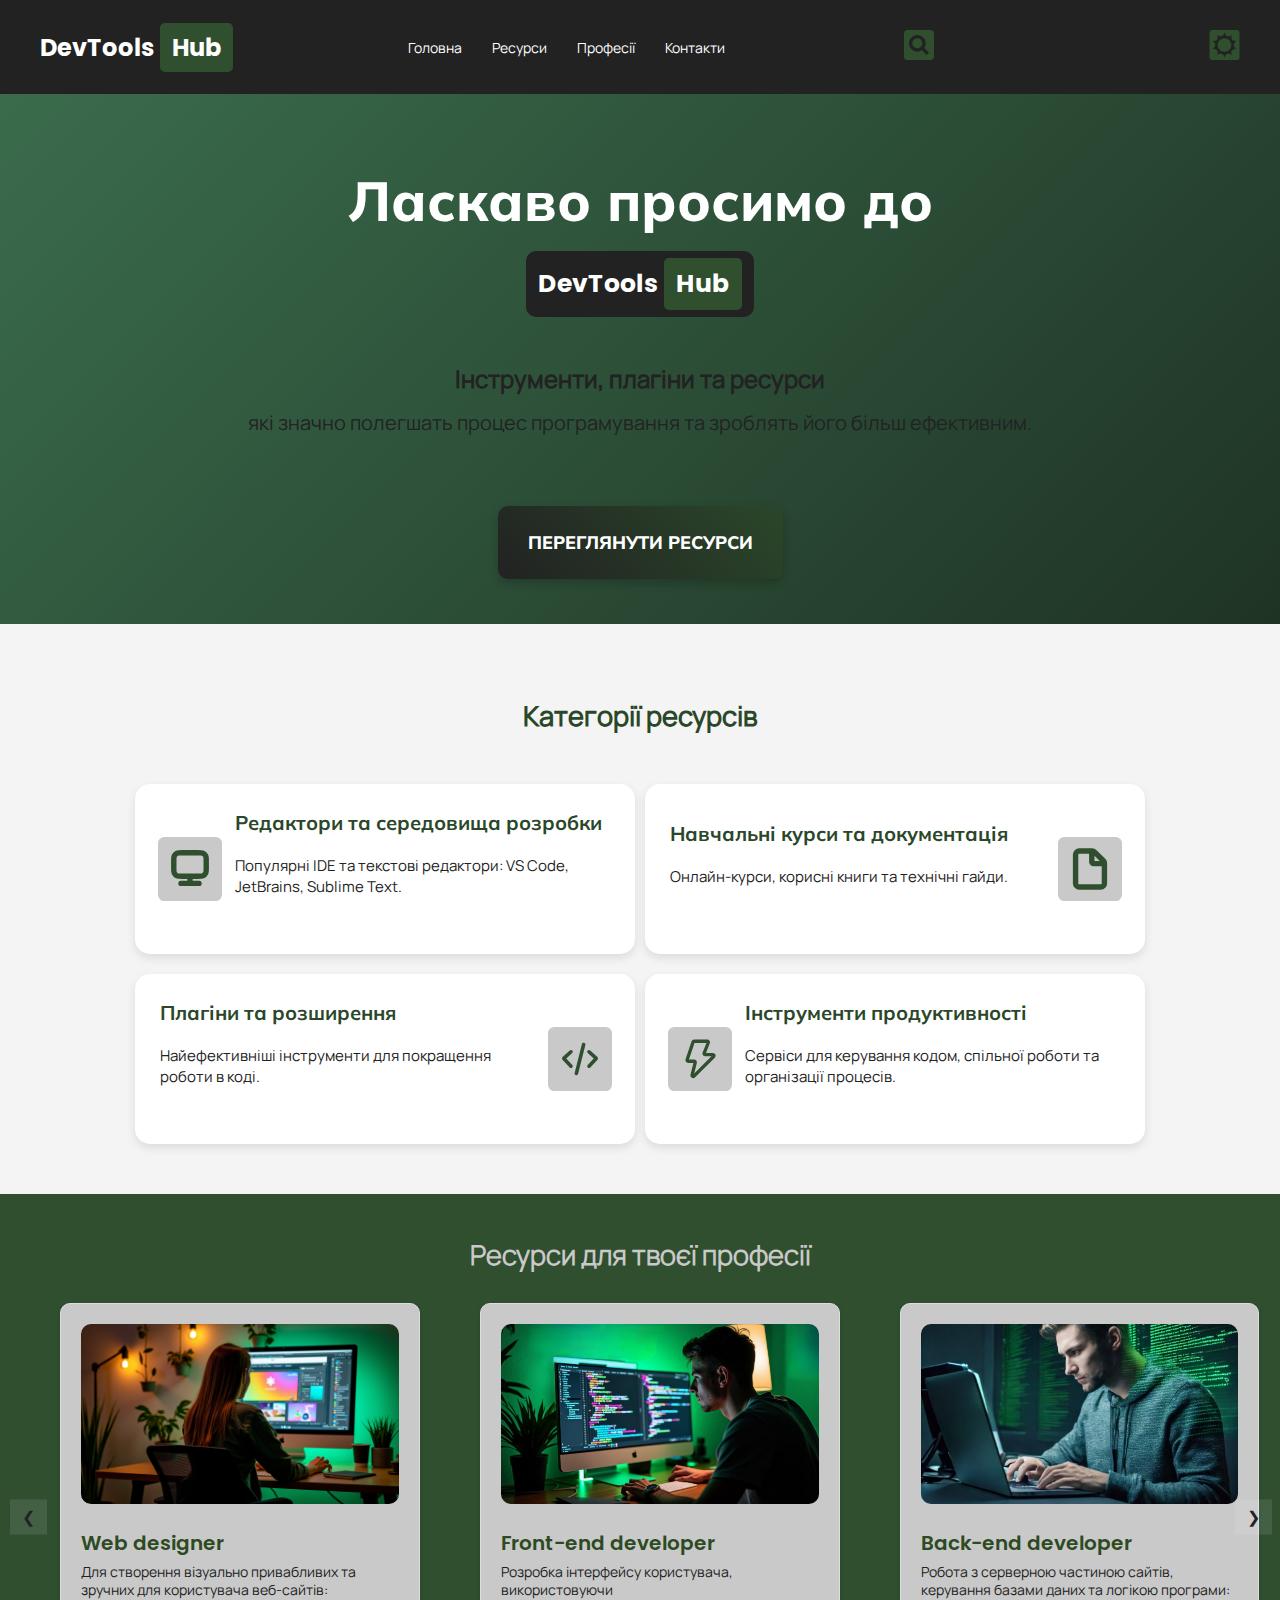
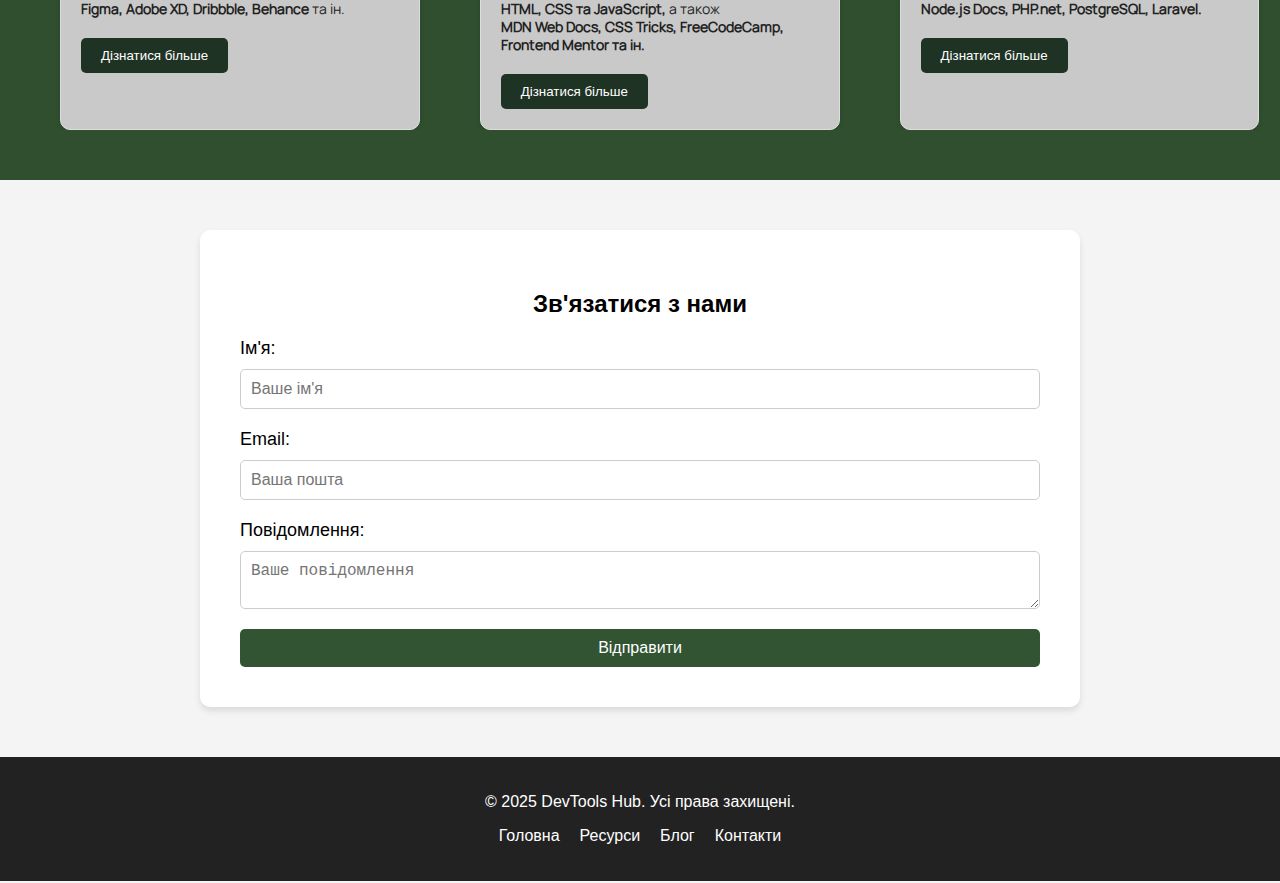
<file: index.html>
<!DOCTYPE html>
<html lang="uk">
    <head>
        <meta charset="UTF-8" />
        <meta name="viewport" content="width=device-width, initial-scale=1.0" />
        <title>DevTools Hub</title>
        <link rel="stylesheet" href="./css/style.css" />
        <link rel="stylesheet" href="./css/fonts.css" />
    </head>
    <body>
        <header>
            <nav>
                <div class="logo">
                    <a href="#">DevTools <span class="hub">Hub</span></a>
                </div>
                <ul class="nav-links">
                    <li><a href="./index.html">Головна</a></li>
                    <li><a href="#resources">Ресурси</a></li>
                    <li><a href="#professions">Професії</a></li>
                    <li><a href="#contact">Контакти</a></li>
                </ul>
                <!-- Поле пошуку -->
                <section class="search-section">
                    <div class="search-container">
                        <div class="search-icon" id="searchIcon">
                            <img src="./icons/search.svg" alt="search icon" />
                        </div>
                        <input type="text" id="searchInput" placeholder="Пошук..." class="hidden" />
                    </div>
                </section>
                <!-- -------------кнопочка з темами------------- -->
                <div class="theme-toggle">
                    <button id="themeButton">
                        <img
                            src="./icons/light-theme.svg"
                            alt="Sun icon for light mode"
                            id="themeIcon"
                        />
                    </button>
                </div>
            </nav>
        </header>

        <main>
            <!-- Головний екран -->
            <section id="home" class="hero">
                <h1>Ласкаво просимо до <br /></h1>
                <p>
                    <span class="hub2-1">DevTools <span class="hub">Hub</span></span>
                </p>
                <div class="intro-text">
                    <h2>Інструменти, плагіни та ресурси</h2>
                    <p>
                        які значно полегшать процес програмування та зроблять його більш ефективним.
                    </p>
                </div>

                <a href="#resources" class="btn"><span>Переглянути ресурси</span></a>
            </section>

            <section id="resources" class="resource-section">
                <h2 class="resource-title">Категорії ресурсів</h2>
                <div class="resource-grid">
                    <a href="./editors.html" class="resource-card">
                        <div class="resource-icon-left">
                            <img src="icons/computer-grey.svg" alt="Редактори" id="editors-icon" />
                        </div>
                        <div class="resource-content">
                            <h3>Редактори та середовища розробки</h3>
                            <p>
                                Популярні IDE та текстові редактори: VS Code, JetBrains, Sublime
                                Text.
                            </p>
                        </div>
                    </a>

                    <a href="./courses.html" class="resource-card">
                        <div class="resource-icon-right">
                            <img src="icons/document-grey.svg" alt="Курси" id="courses-icon" />
                        </div>
                        <div class="resource-content">
                            <h3>Навчальні курси та документація</h3>
                            <p>Онлайн-курси, корисні книги та технічні гайди.</p>
                        </div>
                    </a>

                    <a href="./plugins.html" class="resource-card">
                        <div class="resource-icon-right">
                            <img src="icons/code-grey.svg" alt="Плагіни" id="plugins-icon" />
                        </div>
                        <div class="resource-content">
                            <h3>Плагіни та розширення</h3>
                            <p>Найефективніші інструменти для покращення роботи в коді.</p>
                        </div>
                    </a>

                    <a href="./productivity.html" class="resource-card">
                        <div class="resource-icon-left">
                            <img
                                src="icons/bolt-grey.svg"
                                alt="Продуктивність"
                                id="productivity-icon"
                            />
                        </div>
                        <div class="resource-content">
                            <h3>Інструменти продуктивності</h3>
                            <p>
                                Сервіси для керування кодом, спільної роботи та організації
                                процесів.
                            </p>
                        </div>
                    </a>
                </div>
            </section>

            <!-- ---------------Професії ------------------->
            <section id="professions" class="resources">
                <h2 class="carousel-tttitle">Ресурси для твоєї професії</h2>
                <div class="carousel-container">
                    <button class="carousel-btn prev" onclick="moveSlide(-1)">&#10094;</button>
                    <div class="carousel">
                        <div class="card">
                            <img src="./img/web-designer.png" alt="Web designer" />
                            <h3>Web designer</h3>
                            <p>
                                Для створення візуально привабливих та зручних для користувача
                                веб-сайтів: <br />
                                <b>Figma, Adobe XD, Dribbble, Behance </b>та ін.
                            </p>
                            <button>Дізнатися більше</button>
                        </div>
                        <div class="card">
                            <img src="./img/front-developer.png" alt="Front-end developer" />
                            <h3>Front-end developer</h3>
                            <p>
                                Розробка інтерфейсу користувача, використовуючи <br />
                                <b>HTML, CSS та JavaScript,</b> а також <br />
                                <b
                                    >MDN Web Docs, CSS Tricks, FreeCodeCamp, Frontend Mentor та
                                    ін.</b
                                >
                            </p>
                            <button>Дізнатися більше</button>
                        </div>
                        <div class="card">
                            <img src="./img/Back_end_developer.jpg" alt="Back-end developer" />
                            <h3>Back-end developer</h3>
                            <p>
                                Робота з серверною частиною сайтів, керування базами даних та
                                логікою програми: <br />
                                <b>Node.js Docs, PHP.net, PostgreSQL, Laravel.</b>
                            </p>
                            <button>Дізнатися більше</button>
                        </div>
                        <div class="card">
                            <img src="./img/fullstack.png" alt="Fullstack developer" />
                            <h3>Fullstack developer</h3>
                            <p>
                                Поєднання як фронтенду, так і бекенду, для створення повноцінних
                                веб-додатків: <br />
                                <b>The Odin Project, Fullstack Open, Roadmap.sh.</b>
                            </p>
                            <button>Дізнатися більше</button>
                        </div>
                        <div class="card">
                            <img src="./img/qa-tester.png" alt="QA-tester" />
                            <h3>QA-tester</h3>
                            <p>
                                Тестування програмного забезпечення, перевірка його якості та
                                функціональності:<br />
                                <b>ISTQB, Test Automation University, Guru99.</b>
                            </p>
                            <button>Дізнатися більше</button>
                        </div>
                        <div class="card">
                            <img src="./img/cyber.jpg" alt="Cyber specialist" />
                            <h3>Cyber specialist</h3>
                            <p>
                                Захист системи від атак хакерів, аналіз загроз та впровадження
                                заходів безпеки:<br />
                                <b>Hack The Box, OWASP, Cybrary, TryHackMe.</b>
                            </p>
                            <button>Дізнатися більше</button>
                        </div>
                    </div>
                    <button class="carousel-btn next" onclick="moveSlide(1)">&#10095;</button>
                </div>
            </section>

            <!-- Контактна форма -->
            <section id="contact" class="contact">
                <h2>Зв'язатися з нами</h2>
                <form action="#" method="POST" class="contact-form">
                    <label for="name">Ім'я:</label>
                    <input type="text" id="name" name="name" required placeholder="Ваше ім'я" />

                    <label for="email">Email:</label>
                    <input type="email" id="email" name="email" required placeholder="Ваша пошта" />

                    <label for="message">Повідомлення:</label>
                    <textarea
                        id="message"
                        name="message"
                        required
                        placeholder="Ваше повідомлення"
                    ></textarea>

                    <button type="submit">Відправити</button>
                </form>
            </section>
        </main>
        <!-- Footer -->
        <footer>
            <div class="footer-content">
                <p>&copy; 2025 DevTools Hub. Усі права захищені.</p>
                <ul class="footer-links">
                    <li><a href="#home">Головна</a></li>
                    <li><a href="#resources">Ресурси</a></li>
                    <li><a href="#blog">Блог</a></li>
                    <li><a href="#contact">Контакти</a></li>
                </ul>
            </div>
        </footer>
        <button id="scrollToTop" class="scroll-to-top">
            <img src="./icons/up.svg" alt="up" />
        </button>
        <script src="script.js"></script>
        <script src="swiper.js"></script>
    </body>
</html>
</file>
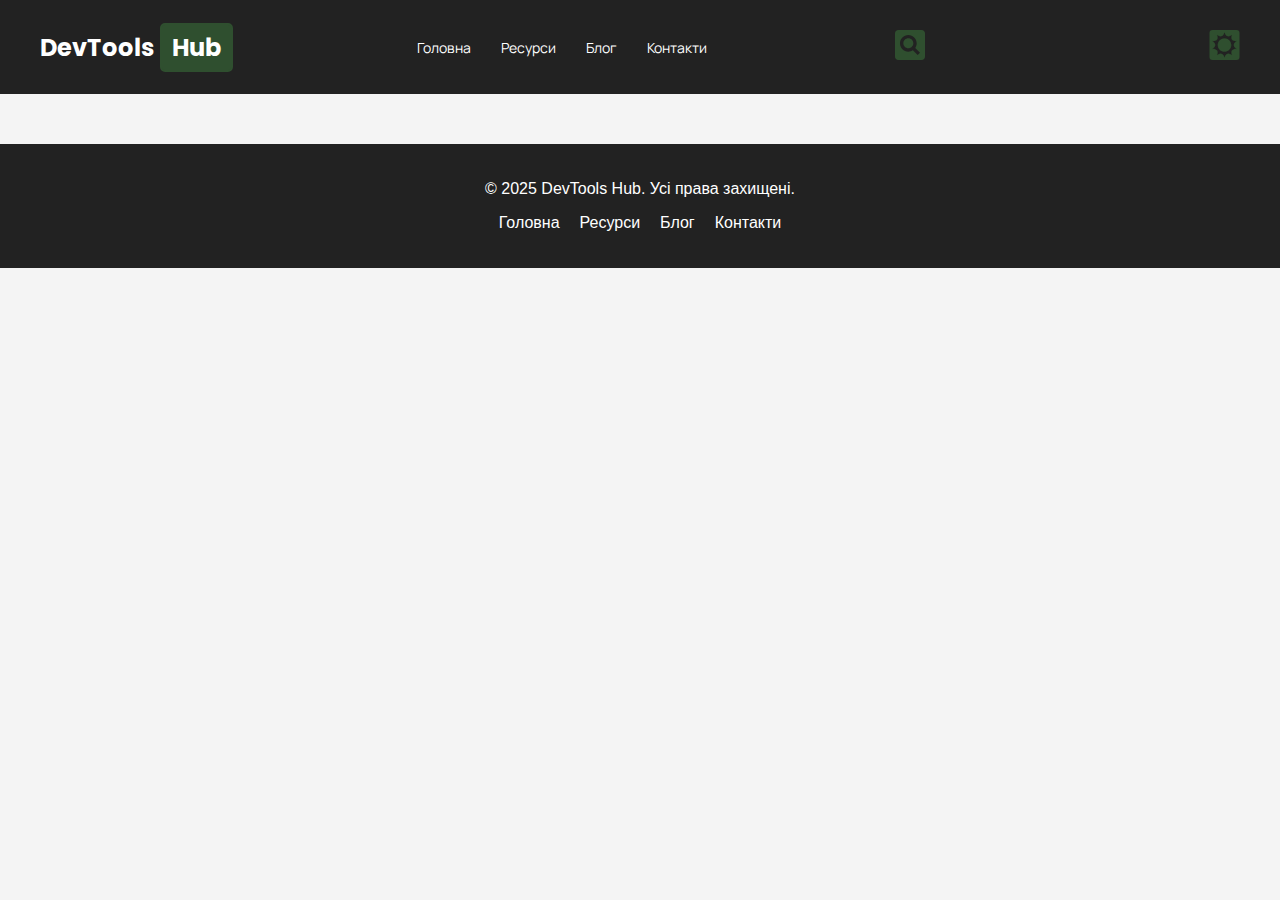
<file: courses.html>
<!DOCTYPE html>
<html lang="uk">
    <head>
        <meta charset="UTF-8" />
        <meta name="viewport" content="width=device-width, initial-scale=1.0" />
        <title>DevTools Hub</title>
        <link rel="stylesheet" href="./css/style.css" />
        <link rel="stylesheet" href="./css/fonts.css" />
    </head>
    <body>
        <header>
            <nav>
                <div class="logo">
                    <a href="./index.html">DevTools <span class="hub">Hub</span></a>
                </div>
                <ul class="nav-links">
                    <li><a href="./index.html">Головна</a></li>
                    <li><a href="#resources">Ресурси</a></li>
                    <li><a href="#blog">Блог</a></li>
                    <li><a href="#contact">Контакти</a></li>
                </ul>
                <!-- Поле пошуку -->
                <section class="search-section">
                    <div class="search-container">
                        <div class="search-icon" id="searchIcon">
                            <img src="./icons/search.svg" alt="search icon" />
                        </div>
                        <input type="text" id="searchInput" placeholder="Пошук..." class="hidden" />
                    </div>
                </section>
                <!-- -------------кнопочка з темами------------- -->
                <div class="theme-toggle">
                    <button id="themeButton">
                        <img
                            src="./icons/light-theme.svg"
                            alt="Sun icon for light mode"
                            id="themeIcon"
                        />
                    </button>
                </div>
            </nav>
        </header>
        <main></main>
        <footer>
            <div class="footer-content">
                <p>&copy; 2025 DevTools Hub. Усі права захищені.</p>
                <ul class="footer-links">
                    <li><a href="#home">Головна</a></li>
                    <li><a href="#resources">Ресурси</a></li>
                    <li><a href="#blog">Блог</a></li>
                    <li><a href="#contact">Контакти</a></li>
                </ul>
            </div>
        </footer>
        <script src="script.js"></script>
        <script src="swiper.js"></script>
    </body>
</html>
</file>
<file: css/style.css>
@import url('fonts.css');
body {
    margin: 0;
    font-family: Arial, sans-serif;
    background: #f4f4f4;
}
html {
    scroll-behavior: smooth;
}
/* Основний стиль для header */
header {
    background: #222;
    padding: 5px 0;
    color: white;
}
/* Стилі для кнопки прокрутки наверх */
.scroll-to-top {
    position: fixed;
    bottom: 20px;
    right: 20px;
    background-color: #2f4f2f;
    color: #fff;
    border: none;
    border-radius: 50%;
    padding: 10px;
    cursor: pointer;
    display: none;
    /* Кнопка буде прихована за замовчуванням */
    z-index: 1000;
    /* Щоб кнопка була поверх інших елементів */
}

.scroll-to-top img {
    width: 24px;
    height: 24px;
}

.scroll-to-top:hover {
    background-color: #2f4f2f;
}

/* Стили для навігації */
nav {
    display: flex;
    justify-content: space-between;
    align-items: center;
    max-width: 1200px;
    margin: 0 auto;
    /* Центруємо контейнер */
    padding: 0 20px;
}

.logo a {
    font-family: "Poppins Bold";
    font-size: 24px;
    text-decoration: none;
    color: white;
    font-weight: bold;
}

.hub {
    display: inline-block;
    padding: 5px 10px;
    border: 2px solid #2f4f2f;
    background-color: #2f4f2f;
    color: white;
    border-radius: 5px;
    font-weight: bold;
}

.nav-links {
    display: flex;
    justify-content: center;
    list-style-type: none;
    text-align: center;
    margin: 0;
    padding: 0;
}

.nav-links li {
    margin: 0 15px;
}

.nav-links a {
    text-decoration: none;
    color: white;
    font-family: "Manrope Regular";
    font-size: 14px;
    transition: 0.3s;
}

.nav-links a:hover {
    color: #2f4f2f;
}

/* Пошукова секція */
.search-section {
    display: flex;
    justify-content: center;
    align-items: center;
    position: relative;
}

.search-container {
    position: relative;
    width: 150px;
}

#searchInput {
    width: 100%;
    padding: 5px;
    margin: 0;
    font-family: "Manrope Light";
    font-size: 1rem;
    border: 1px solid #ccc;
    border-radius: 5px;
    outline: none;
    position: absolute;
    top: 0;
    left: 0;
    display: none;
}
.search-icon{
    width: 40px;
}
.search-icon img {
    width: 40px;
    height: 40px;
    cursor: pointer;
}

#searchInput.active {
    display: block;
}

/* Кнопка для зміни теми */
.theme-toggle button {
    background: none;
    border: none;
    outline: none;
    /* Прибирає білу обводку */
    padding: 0;
}
.theme-toggle {
    top: 20px;
    right: 20px;
    cursor: pointer;
}

.theme-toggle img {
    width: 31px;
    height: 30px;
    /* Прибирає будь-яку рамку */
    outline: none;
    /* Прибирає обводку при фокусі */
    display: block;
    /* Встановлює зображення як блочний елемент, щоб не було непотрібного простору */
}


.hero {
    text-align: center;
    padding: 35px 20px 45px 20px;
    background: linear-gradient(135deg, #3a6c4c, #1f3324);
    color: white;
}

.hero h1 {
    font-family: "Mulish ExtraBold";
    font-size: 55px;
    margin-bottom: 5px;
}
.hub2-1 {
    display: inline-block;
    /* Задаємо блоковий елемент, щоб рамка і заливка працювали */
    padding: 5px 10px;
    /* Трохи відступів для вмісту */
    border: 2px solid #222;
    /* Темно-зелена рамка */
    background-color: #222;
    /* Темно-зелене заливання */
    color: rgb(255, 255, 255);
    /* Білий текст */
    border-radius: 10px;
    /* Закруглені кути */
    font-size: 25px;
    font-family: "Poppins Bold";
    margin-bottom: 5px;
    
    /* Жирний шрифт */
}
.intro-text {
    font-family: "Manrope Regular", bold;
    color: #D1D5DB;
    font-size: 1.2rem;
    line-height: 1.8;
    text-align: center ;
    /* Центрування тексту */
    margin-bottom: 65px;
}

.intro-text h2 {
    font-size: 1.5rem;
    /* Розмір для заголовка */
    color: #222;
    /* Темно-зелений колір для заголовка */
    margin-top: 35px;
    margin-bottom: 3px;
    
}

.intro-text p {
    font-size: 20px;
    /* Розмір основного тексту */
    color: #222;
    /* Темний колір тексту */
    margin-top: 5px;
    margin-bottom: 50px;
    
    
}
.btn {
    display: inline-block;
    padding: 25px 30px 25px 30px;
    background: linear-gradient(45deg, #222, #2a472a);
    color: white;
    text-decoration: none;
    border-radius: 10px;
    font-family: "Mulish ExtraBold";
    font-size: 18px;
    font-weight: bold;
    text-transform: uppercase;
    box-shadow: 0 4px 10px rgba(0, 0, 0, 0.2);
    position: relative;
    transition: all 0.3s ease;
}

.btn:hover {
    transform: scale(1.05);
    box-shadow: 0 8px 20px rgba(0, 0, 0, 0.2);
    
}

.btn:active {
    transform: translateY(2px);
    /* Кнопка опускається при натисканні */
}

.btn span {
    position: relative;
    display: inline-block;
}



.btn:hover span::after {
    transform: translateY(-50%) scaleX(1);
    /* Лінія підкреслення з'являється при наведенні */
    transform-origin: left center;
}
.search-section {
    text-align: center;
    margin: 20px 0;
}

#searchInput {
    width: 60%;
    padding: 10px;
    border: 1px solid #ccc;
    border-radius: 5px;
    font-size: 16px;
}
/* -----------------------------------секція 2------------------- */
/* ---------------------section 2 --------------------- */
/* ---------------------section 2 --------------------- */
.resource-section {
    text-align: center;
    max-width: 1100px;
    margin: 0 auto;
    padding: 50px 20px;
}

.resource-title {
    font-family: "Manrope Regular", bold;
    font-size: 1.7rem;
    margin-bottom: 50px;
    color: #2a472a;
}

/* Використання Grid для центрування */
.resource-grid {
    display: grid;
    grid-template-columns: repeat(2, 490px);
    /* Дві колонки */
    grid-template-rows: auto auto;
    /* Два рядки */
    gap: 20px;
    justify-content: center;
    place-items: center;
    /* Вирівнювання по центру */
}

/* Загальний стиль картки */
.resource-card {
    display: flex;
    align-items: center;
    background: white;
    padding: 25px;
    border-radius: 15px;
    box-shadow: 0 4px 10px rgba(0, 0, 0, 0.1);
    transition: transform 0.2s ease-in-out, box-shadow 0.2s ease-in-out;
    text-decoration: none;
    color: inherit;

    /* Фіксований розмір */
    width: 450px;
    height: 120px;

    /* Вирівнювання вмісту */
    text-align: left;
    justify-content: space-between;
    gap: 15px;
}
.resource-card * {
    color: inherit;
    /* Успадкувати колір для всіх елементів всередині посилання */
    text-decoration: none;
    /* Видалити підкреслення для всіх елементів */
}
.resource-card:hover {
    transform: translateY(-5px);
    box-shadow: 0 6px 12px rgba(0, 0, 0, 0.15);
}

/* Контейнери для іконок */
.resource-icon-left,
.resource-icon-right {
    width: 50px;
    height: 50px;
    margin: 5px;
    border-radius: 10px;
    display: flex;
    align-items: center;
    justify-content: center;
    background-color: #2d4a22;
    flex-shrink: 0;
}

/* Вирівнювання іконок */
.resource-icon-left {
    order: -1;
    /* Іконка зліва */
}

.resource-icon-right {
    order: 1;
    /* Іконка справа */
}

/* Контент всередині картки */
.resource-content {
    flex: 1;
    font-size: 15px;
    font-weight: 500;
}
.resource-content h3 {
    font-family: "Mulish Bold";
    font-size: 20px;
    color: #2a472a;
}

.resource-content p{
    font-family: "Manrope Regular", bold;
    color: #222;
    margin-top: 5px;
    margin-bottom: 50px;}
/* Основний контейнер секції */
/* ---------------------------------------------------------------------------------------------------------------
---------------------------------------------------------------------------------------------------------------- */
.resources {
    padding: 20px 10px 50px 10px;
    text-align: center;
    background-color: #2f4f2f;
}

.carousel-tttitle {
    font-family: "Manrope Light";
    font-size: 1.7rem;
    margin-bottom: 30px;
    color: #c9c9c9;
}

.carousel-container {
    position: relative;
    width: 97%;
    overflow: hidden;
    padding: 0 20px;
}

.carousel {
    display: flex;
    transition: transform 0.5s ease;
}

.card {
    flex: 0 0 26%;
    margin: 0 30px;
    border: 1px solid #ddd;
    background-color: #c9c9c9;
    padding: 20px;
    text-align: left;
    border-radius: 10px;
    box-shadow: 0 2px 5px rgba(0, 0, 0, 0.1);
}

.card img {
    width: 100%;
    height: 180px;
    object-fit: cover;
    border-radius: 10px;
}

.card h3 {
    margin-bottom: 5px;
    font-family: "Poppins SemiBold";
    font-size: 20px;
    color: #2d4a22;
}

.card p {
    line-height: 1.3;
    margin-bottom: 20px;
    font-family: "Manrope Regular", bold;
    font-size: 14px;
    color: #222;
    margin-top: 5px;
    }


.card button {
    background-color: #1f3324;
    color: white;
    padding: 10px 20px;
    border: none;
    border-radius: 5px;
    cursor: pointer;
    transition: background-color 0.3s ease;
}

.card button:hover {
    background-color: #1f3324;
}

.carousel-btn {
    z-index: 50;
    position: absolute;
    top: 50%;
    transform: translateY(-50%);
    color: #222;
    background-color: rgba(255, 255, 255, 0.1);
    border: none;
    padding: 8px 12px;
    /* Зменшено розмір кнопок */
    font-size: 1em;
    /* Зменшено розмір шрифту */
    cursor: pointer;
    transition: background-color 0.3s ease;
}

.carousel-btn:hover {
    background-color: rgba(255, 255, 255, 0.1);
}

.carousel-btn.prev {
    left: 0;
}

.carousel-btn.next {
    right: 0;
}
@media (max-width: 768px) {
    .card {
        flex-basis: 50%;
        /* Змінено: відображаємо дві картки на рядку */
    }
}

@media (max-width: 480px) {
    .card {
        flex-basis: 100%;
        /* Змінено: відображаємо одну картку на рядку */
    }
}
/* ----------------------Контактна форма------------------ */
.contact {
    background: #fff;
    padding: 40px;
    margin-top: 50px;
    border-radius: 10px;
    box-shadow: 0 4px 6px rgba(0, 0, 0, 0.1);
    max-width: 800px;
    margin: 50px auto;
}

.contact h2 {
    text-align: center;
    margin-bottom: 20px;
}

.contact-form {
    display: flex;
    flex-direction: column;
}

.contact-form label {
    margin-bottom: 10px;
    font-size: 18px;
}

.contact-form input,
.contact-form textarea {
    padding: 10px;
    margin-bottom: 20px;
    border: 1px solid #ccc;
    border-radius: 5px;
    font-size: 16px;
}

.contact-form button {
    padding: 10px;
    background: #325432;
    color: white;
    font-size: 16px;
    border: none;
    border-radius: 5px;
    cursor: pointer;
}

.contact-form button:hover {
    background: #2f4f2f;
}

/* -----------------------Footer----------------------------- */
footer {
    background: #222;
    color: white;
    padding: 20px;
    text-align: center;
    margin-top: 50px;
}

.footer-content {
    max-width: 1200px;
    margin: auto;
}

.footer-links {
    list-style: none;
    padding: 0;
    display: flex;
    justify-content: center;
    gap: 20px;
}

.footer-links a {
    text-decoration: none;
    color: white;
    font-size: 16px;
}

.footer-links a:hover {
    color: #2f4f2f;
}
</file>
<file: css/fonts.css>
@font-face {
    font-family: "Poppins Bold";
    src: url("./../font/Poppins-Bold.ttf") format("truetype");
}

@font-face {
    font-family: "Poppins Regular";
    src: url("./../font/Poppins-Regular.ttf") format("truetype");
}

@font-face {
    font-family: "Poppins SemiBold";
    src: url("./../font/Poppins-SemiBold.ttf") format("truetype");
}
@font-face {
    font-family: "Manrope Regular";
    src: url("./../font/Manrope-Regular.ttf") format("truetype");
}
@font-face {
    font-family: "Manrope Bold";
    src: url("./../font/Manrope-Bold.ttf") format("truetype");
}
@font-face {
    font-family: "Manrope Light";
    src: url("./../font/Manrope-Light.ttf") format("truetype");
}
@font-face {
    font-family: "Manrope ExtraLight";
    src: url("./../font/Manrope-ExtraLight.ttf") format("truetype");
}
@font-face {
    font-family: "Manrope SemiBold";
    src: url("./../font/Manrope-SemiBold.ttf") format("truetype");
}
@font-face {
    font-family: "Mulish ExtraLight";
    src: url("./../font/Mulish-ExtraLight.ttf") format("truetype");
}
@font-face {
    font-family: "Mulish Bold";
    src: url("./../font/Mulish-Bold.ttf") format("truetype");
}
@font-face {
    font-family: "Mulish ExtraBold";
    src: url("./../font/Mulish-ExtraBold.ttf") format("truetype");
}
</file>
